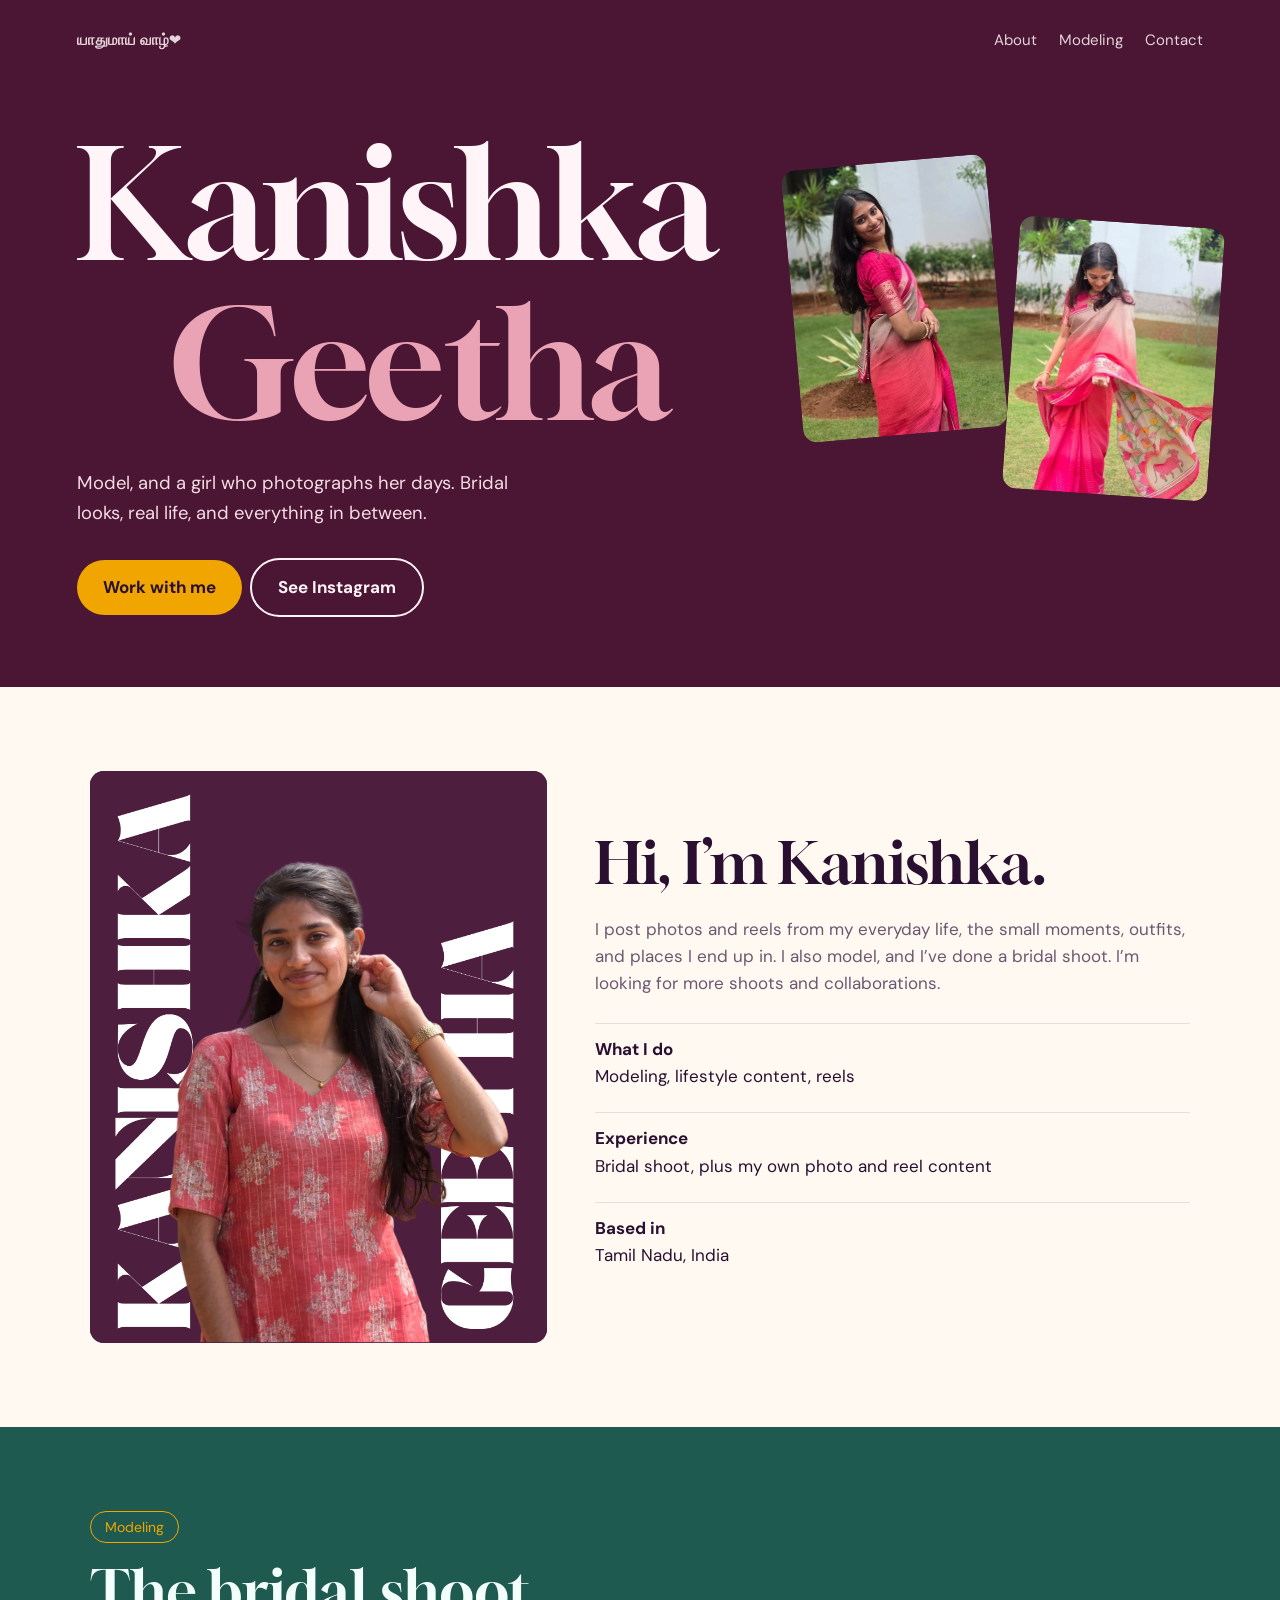
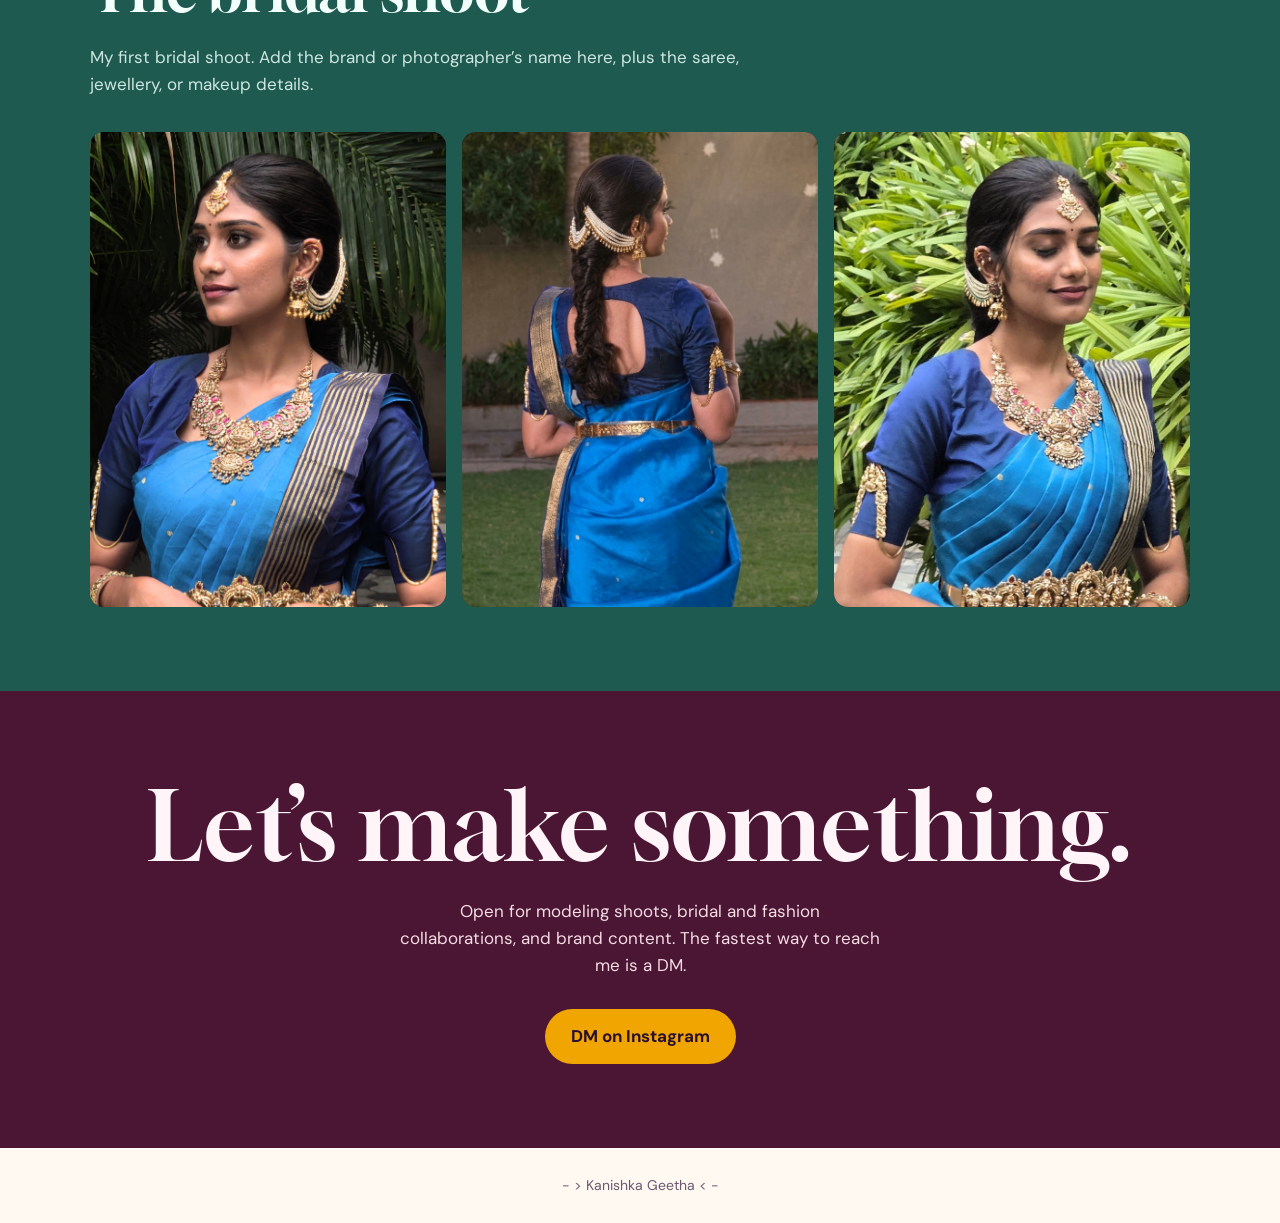
<file: index.html>
<!doctype html>
<html lang="en">
  <head>
    <meta charset="utf-8" />
    <meta
      name="viewport"
      content="width=device-width, initial-scale=1, viewport-fit=cover"
    />
    <title>kanishka.geetha</title>

    <link
      rel="icon"
      href="data:image/svg+xml,<svg xmlns=%22http://www.w3.org/2000/svg%22 viewBox=%220 0 100 100%22><text y=%22.9em%22 font-size=%2290%22>🥭</text></svg>"
    />

    <link
      rel="stylesheet"
      href="https://fonts.googleapis.com/css2?family=Gloock&family=DM+Sans:wght@400;500;700&display=swap"
    />
    <style>
      :root {
        --paper: #fff9f2;
        --plum: #4a1633;
        --rose: #e9a3b5;
        --gold: #f0a500;
        --leaf: #1f5a50;
        --text: #2a1030;
        --muted: #6b5870;
        --line: #e9dce3;
      }
      @media (prefers-color-scheme: dark) {
        :root {
          --paper: #1b0c20;
          --text: #fbeff3;
          --muted: #c9b3cf;
          --line: #432148;
        }
      }
      * {
        box-sizing: border-box;
      }
      html {
        scroll-behavior: smooth;
      }
      body {
        margin: 0;
        background: var(--paper);
        color: var(--text);
        font-family: "DM Sans", system-ui, sans-serif;
        line-height: 1.6;
        font-size: 17px;
      }
      h1,
      h2 {
        font-family: "Gloock", Georgia, serif;
        font-weight: 400;
        line-height: 1.05;
        margin: 0;
      }
      a {
        color: inherit;
      }
      :focus-visible {
        outline: 3px solid var(--gold);
        outline-offset: 3px;
      }

      /* photo frames */
      .ph {
        position: relative;
        display: block;
        border-radius: 14px;
        overflow: hidden;
        background: var(--plum);
      }
      .ph img {
        position: absolute;
        inset: 0;
        width: 100%;
        height: 100%;
        object-fit: cover;
        object-position: center top;
      }

      /* hero */
      .hero {
        background: var(--plum);
        color: #fff4f7;
        padding: 28px 6vw 70px;
        position: relative;
        overflow: hidden;
      }
      nav {
        display: flex;
        justify-content: space-between;
        flex-wrap: wrap;
        gap: 16px;
        font-size: 15px;
        margin-bottom: 8vh;
      }
      nav a {
        text-decoration: none;
        opacity: 0.85;
      }
      nav a:hover {
        opacity: 1;
      }
      nav .links {
        display: flex;
        gap: 22px;
      }
      .hero h1 {
        font-size: clamp(3.4rem, 13vw, 9.5rem);
        letter-spacing: -0.02em;
        max-width: 9ch;
      }
      .hero h1 span {
        display: block;
        color: var(--rose);
        margin-left: 0.6em;
      }
      .hero p {
        max-width: 34ch;
        font-size: 1.15rem;
        margin: 26px 0 30px;
        color: #f6dce4;
      }
      .btn {
        display: inline-block;
        background: var(--gold);
        color: #2a1030;
        font-weight: 700;
        text-decoration: none;
        padding: 14px 26px;
        border-radius: 999px;
      }
      .btn.ghost {
        background: transparent;
        color: inherit;
        border: 2px solid currentColor;
        margin-left: 8px;
      }
      .heroframes {
        position: absolute;
        right: 5vw;
        top: 18vh;
        display: flex;
        gap: 14px;
      }
      .heroframes .ph {
        width: clamp(110px, 16vw, 210px);
        aspect-ratio: 3/4;
      }
      .heroframes .ph:nth-child(1) {
        transform: rotate(-5deg);
      }
      .heroframes .ph:nth-child(2) {
        transform: translateY(60px) rotate(4deg);
      }
      @media (max-width: 760px) {
        .heroframes {
          position: static;
          margin-top: 40px;
          justify-content: center;
        }
        .hero h1 span {
          margin-left: 0;
        }
      }

      /* sections */
      section {
        padding: 84px 6vw;
      }
      .wrap {
        max-width: 1100px;
        margin: 0 auto;
      }
      h2 {
        font-size: clamp(2.2rem, 5vw, 3.6rem);
        margin-bottom: 22px;
      }
      .lead {
        max-width: 56ch;
        color: var(--muted);
      }

      /* about */
      .about {
        display: grid;
        grid-template-columns: 1fr 1.3fr;
        gap: 48px;
        align-items: center;
      }
      .about .ph {
        aspect-ratio: 4/5;
      }
      .facts {
        list-style: none;
        padding: 0;
        margin: 26px 0 0;
        display: grid;
        gap: 10px;
      }
      .facts li {
        padding: 12px 0;
        border-top: 1px solid var(--line);
      }
      @media (max-width: 760px) {
        .about {
          grid-template-columns: 1fr;
        }
      }

      /* bridal shoot */
      .feature {
        background: var(--leaf);
        color: #f3fffb;
      }
      .feature .lead {
        color: #cde7e0;
      }
      .feature .grid {
        display: grid;
        grid-template-columns: repeat(auto-fit, minmax(200px, 1fr));
        gap: 16px;
        margin-top: 34px;
      }
      .feature .ph {
        aspect-ratio: 3/4;
      }
      .tag {
        display: inline-block;
        border: 1.5px solid var(--gold);
        color: var(--gold);
        padding: 4px 14px;
        border-radius: 999px;
        font-size: 14px;
        margin-bottom: 18px;
      }

      /* everyday (for later) */
      .masonry {
        columns: 3 220px;
        column-gap: 16px;
        margin-top: 34px;
      }
      .masonry .ph {
        margin-bottom: 16px;
        width: 100%;
      }
      .masonry .ph:nth-child(3n + 1) {
        aspect-ratio: 3/4;
      }
      .masonry .ph:nth-child(3n + 2) {
        aspect-ratio: 1/1;
      }
      .masonry .ph:nth-child(3n) {
        aspect-ratio: 4/5;
      }

      /* reels (for later) */
      .reels {
        display: grid;
        grid-template-columns: repeat(auto-fit, minmax(150px, 220px));
        gap: 16px;
        margin-top: 34px;
      }
      .reels .ph {
        aspect-ratio: 9/16;
      }
      .reels .ph::after {
        content: "";
        position: absolute;
        width: 0;
        height: 0;
        border-left: 18px solid rgba(255, 255, 255, 0.95);
        border-top: 11px solid transparent;
        border-bottom: 11px solid transparent;
        top: 14px;
        right: 14px;
        filter: drop-shadow(0 1px 3px rgba(0, 0, 0, 0.5));
      }

      /* contact */
      .contact {
        background: var(--plum);
        color: #fff4f7;
        text-align: center;
      }
      .contact h2 {
        font-size: clamp(2.6rem, 8vw, 6rem);
      }
      .contact p {
        max-width: 40ch;
        margin: 18px auto 30px;
        color: #f6dce4;
      }
      footer {
        padding: 26px 6vw;
        text-align: center;
        font-size: 14px;
        color: var(--muted);
      }

      @media (prefers-reduced-motion: reduce) {
        html {
          scroll-behavior: auto;
        }
      }
    </style>
  </head>
  <body>
    <header class="hero">
      <nav>
        <a href="#top"><strong>யாதுமாய் வாழ்❤️</strong></a>
        <div class="links">
          <a href="#about">About</a><a href="#modeling">Modeling</a
          ><a href="#contact">Contact</a>
        </div>
      </nav>
      <h1 id="top">Kanishka<span>Geetha</span></h1>
      <p>
        Model, and a girl who photographs her days. Bridal looks, real life, and
        everything in between.
      </p>
      <a class="btn" href="#contact">Work with me</a
      ><a
        class="btn ghost"
        href="https://www.instagram.com/kanishka.geetha"
        target="_blank"
        rel="noopener"
        >See Instagram</a
      >
      <div class="heroframes">
        <div class="ph">
          <img src="images/Me%201.png" alt="Kanishka Geetha" />
        </div>
        <div class="ph">
          <img src="images/Me%202.png" alt="Kanishka Geetha portrait" />
        </div>
      </div>
    </header>

    <section id="about">
      <div class="wrap about">
        <div class="ph">
          <img src="images/Portait.jpeg" alt="Kanishka portrait" />
        </div>
        <div>
          <h2>Hi, I’m Kanishka.</h2>
          <p class="lead">
            I post photos and reels from my everyday life, the small moments,
            outfits, and places I end up in. I also model, and I’ve done a
            bridal shoot. I’m looking for more shoots and collaborations.
          </p>
          <ul class="facts">
            <li>
              <strong>What I do</strong><br />Modeling, lifestyle content, reels
            </li>
            <li>
              <strong>Experience</strong><br />Bridal shoot, plus my own photo
              and reel content
            </li>
            <li><strong>Based in</strong><br />Tamil Nadu, India</li>
          </ul>
        </div>
      </div>
    </section>

    <section id="modeling" class="feature">
      <div class="wrap">
        <span class="tag">Modeling</span>
        <h2>The bridal shoot</h2>
        <p class="lead">
          My first bridal shoot. Add the brand or photographer’s name here, plus
          the saree, jewellery, or makeup details.
        </p>
        <div class="grid">
          <div class="ph">
            <img src="images/Bridal%201.png" alt="Bridal shoot look one" />
          </div>
          <div class="ph">
            <img src="images/Bridal%202.png" alt="Bridal shoot look two" />
          </div>
          <div class="ph">
            <img src="images/Bridal%203.jpeg" alt="Bridal shoot look three" />
          </div>
        </div>
      </div>
    </section>

    <!--
  EVERYDAY SECTION (hidden for now).
  To show it: remove the opening and closing comment markers around this
  block, add your photos, and add <a href="#everyday">Everyday</a> to the nav.

<section id="everyday">
  <div class="wrap">
    <h2>Everyday, as it happens</h2>
    <p class="lead">Unplanned and unedited moments from my days.</p>
    <div class="masonry">
      <div class="ph"><img src="images/YOUR-PHOTO.jpg" alt=""></div>
    </div>
  </div>
</section>
-->

    <!--
  REELS SECTION (hidden for now).
  To show it: remove the opening and closing comment markers around this
  block, put your reel cover image in the images folder, and add
  <a href="#reels">Reels</a> to the nav.

<section id="reels" style="padding-top:0">
  <div class="wrap">
    <h2>Reels</h2>
    <p class="lead">A peek at my reels. Tap one to watch it on Instagram.</p>
    <div class="reels">
      <a class="ph" href="https://www.instagram.com/kanishka.geetha" target="_blank" rel="noopener"><img src="images/YOUR-REEL-COVER.jpg" alt="Reel cover"></a>
    </div>
  </div>
</section>
-->

    <section id="contact" class="contact">
      <div class="wrap">
        <h2>Let’s make something.</h2>
        <p>
          Open for modeling shoots, bridal and fashion collaborations, and brand
          content. The fastest way to reach me is a DM.
        </p>
        <a
          class="btn"
          href="https://www.instagram.com/kanishka.geetha"
          target="_blank"
          rel="noopener"
          >DM on Instagram</a
        >
      </div>
    </section>

    <footer>- > Kanishka Geetha < -</footer>

    <script>
      // Disable right-click
      document.addEventListener("contextmenu", function (e) {
        e.preventDefault();
      });

      // Disable image dragging
      document.addEventListener("dragstart", function (e) {
        if (e.target.tagName === "IMG") {
          e.preventDefault();
        }
      });
    </script>

    <script>
      document.addEventListener("keydown", function (e) {
        if (
          (e.ctrlKey && ["s", "u"].includes(e.key.toLowerCase())) ||
          e.key === "PrintScreen"
        ) {
          e.preventDefault();
        }
      });
    </script>
  </body>
</html>
</file>
